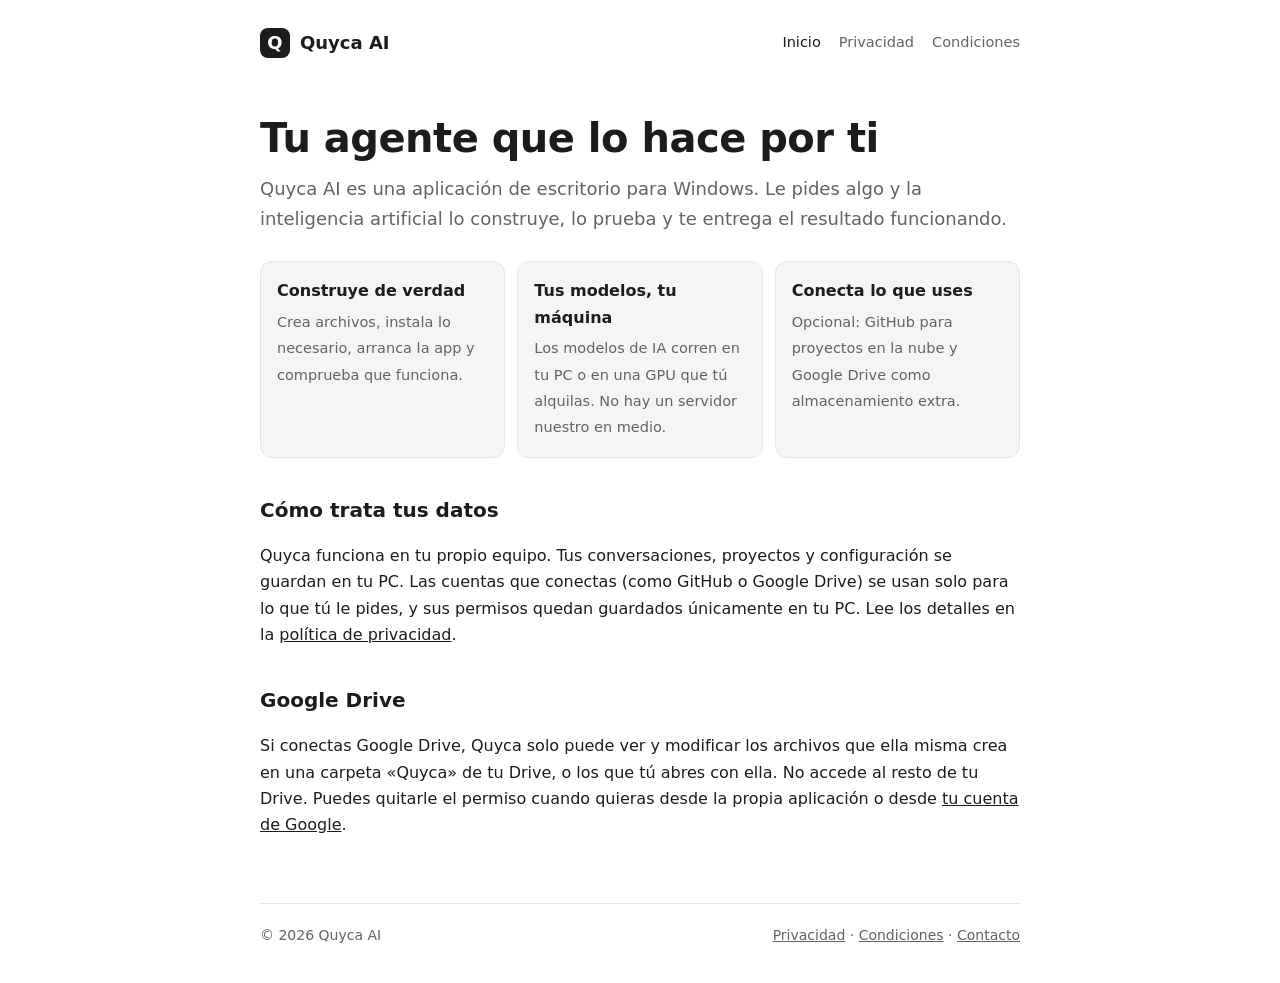
<file: index.html>
<!doctype html>
<html lang="es">
<head>
    <meta charset="utf-8">
    <meta name="viewport" content="width=device-width, initial-scale=1">
    <title>Quyca AI — tu agente que lo hace por ti</title>
    <meta name="description" content="Quyca AI es una aplicación de escritorio: un agente de inteligencia artificial que construye y entrega aplicaciones funcionando, usando modelos que corren en tu propio PC o en una GPU que tú alquilas.">
    <link rel="stylesheet" href="estilo.css">
</head>
<body>
<header>
    <a class="marca" href="./"><span class="logo">Q</span> Quyca AI</a>
    <nav aria-label="Secciones">
        <a href="./" aria-current="page">Inicio</a>
        <a href="privacidad.html">Privacidad</a>
        <a href="terminos.html">Condiciones</a>
    </nav>
</header>
<main>
    <h1>Tu agente que lo hace por ti</h1>
    <p class="sub">Quyca AI es una aplicación de escritorio para Windows. Le pides algo y la inteligencia artificial lo construye, lo prueba y te entrega el resultado funcionando.</p>

    <div class="tarjetas">
        <div class="tarjeta"><b>Construye de verdad</b><span>Crea archivos, instala lo necesario, arranca la app y comprueba que funciona.</span></div>
        <div class="tarjeta"><b>Tus modelos, tu máquina</b><span>Los modelos de IA corren en tu PC o en una GPU que tú alquilas. No hay un servidor nuestro en medio.</span></div>
        <div class="tarjeta"><b>Conecta lo que uses</b><span>Opcional: GitHub para proyectos en la nube y Google Drive como almacenamiento extra.</span></div>
    </div>

    <h2>Cómo trata tus datos</h2>
    <p>Quyca funciona en tu propio equipo. Tus conversaciones, proyectos y configuración se guardan en tu PC. Las cuentas que conectas (como GitHub o Google Drive) se usan solo para lo que tú le pides, y sus permisos quedan guardados únicamente en tu PC. Lee los detalles en la <a href="privacidad.html">política de privacidad</a>.</p>

    <h2>Google Drive</h2>
    <p>Si conectas Google Drive, Quyca solo puede ver y modificar los archivos que ella misma crea en una carpeta «Quyca» de tu Drive, o los que tú abres con ella. No accede al resto de tu Drive. Puedes quitarle el permiso cuando quieras desde la propia aplicación o desde <a href="https://myaccount.google.com/permissions" rel="noopener">tu cuenta de Google</a>.</p>
</main>
<footer>
    <span>© 2026 Quyca AI</span>
    <span><a href="privacidad.html">Privacidad</a> · <a href="terminos.html">Condiciones</a> · <a href="https://github.com/alertacolombiaco-ctrl/alertacolombiaco-ctrl.github.io/issues" rel="noopener">Contacto</a></span>
</footer>
</body>
</html>
</file>
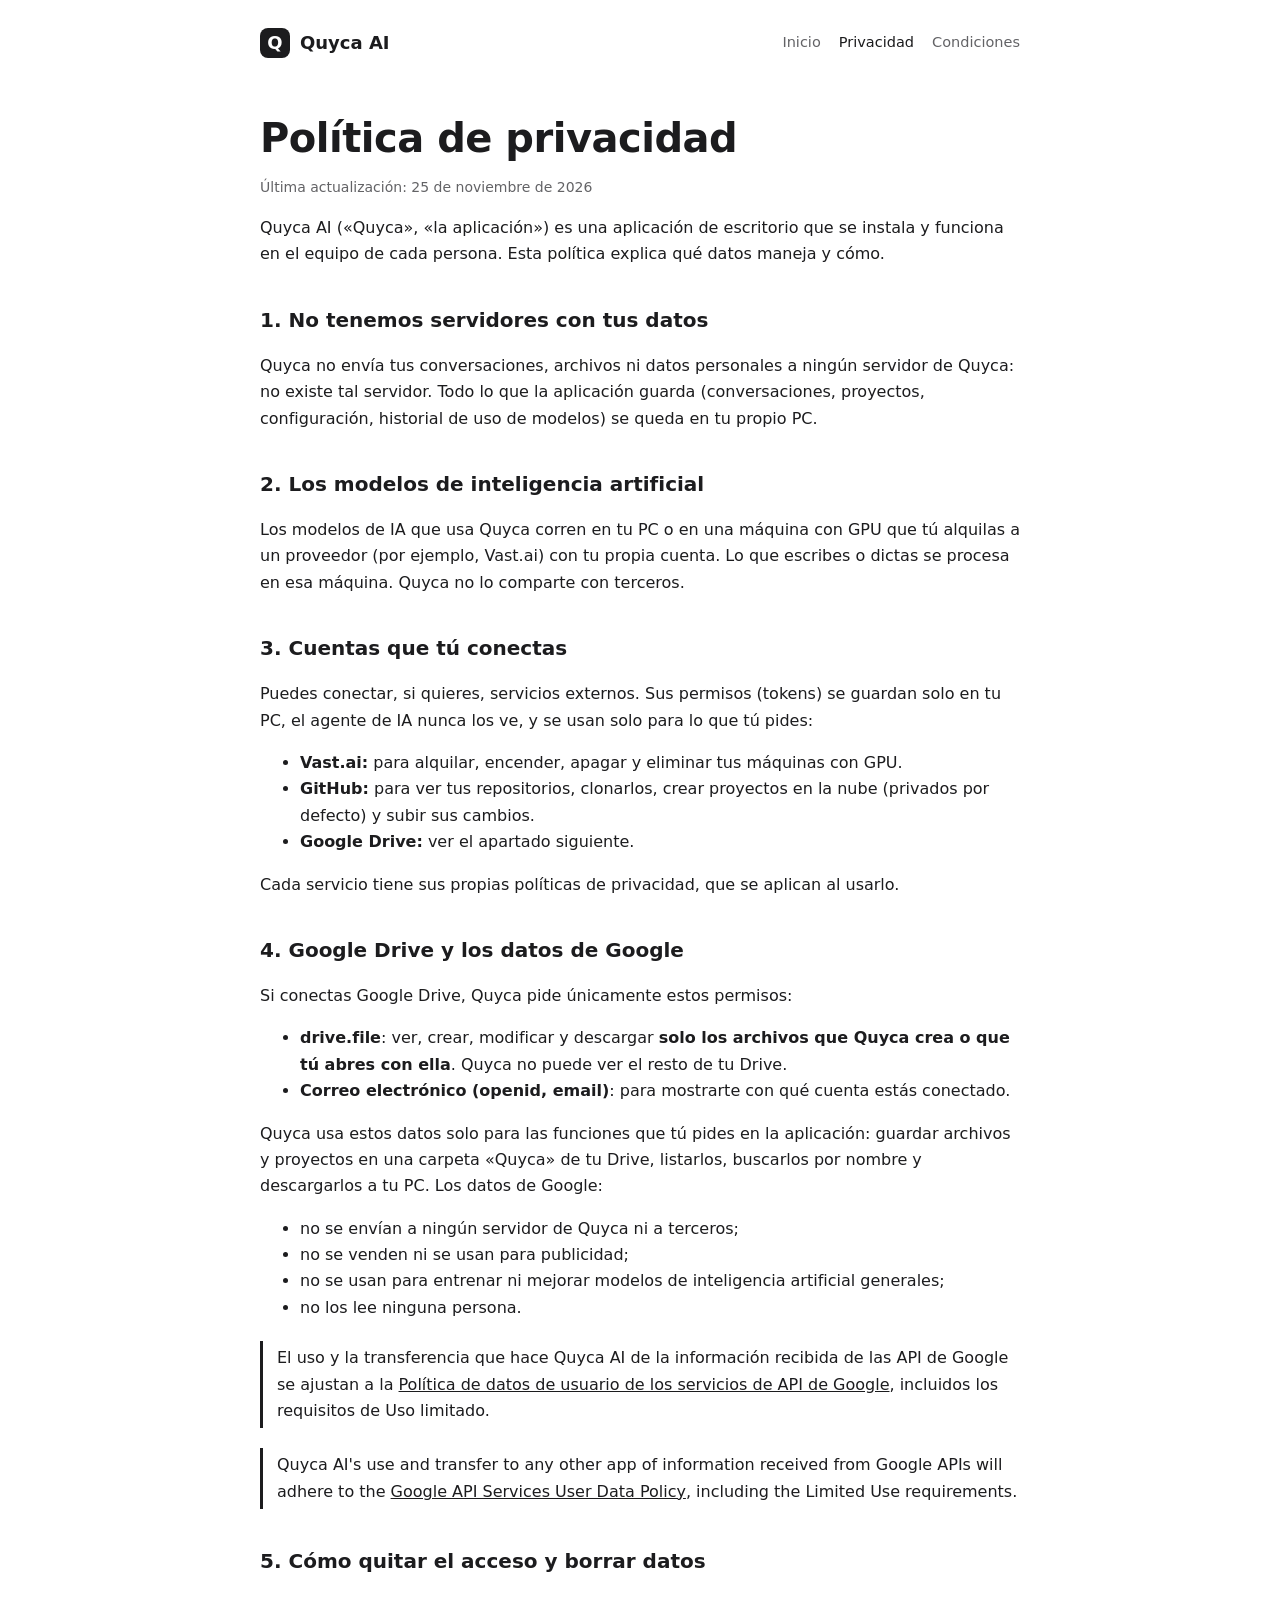
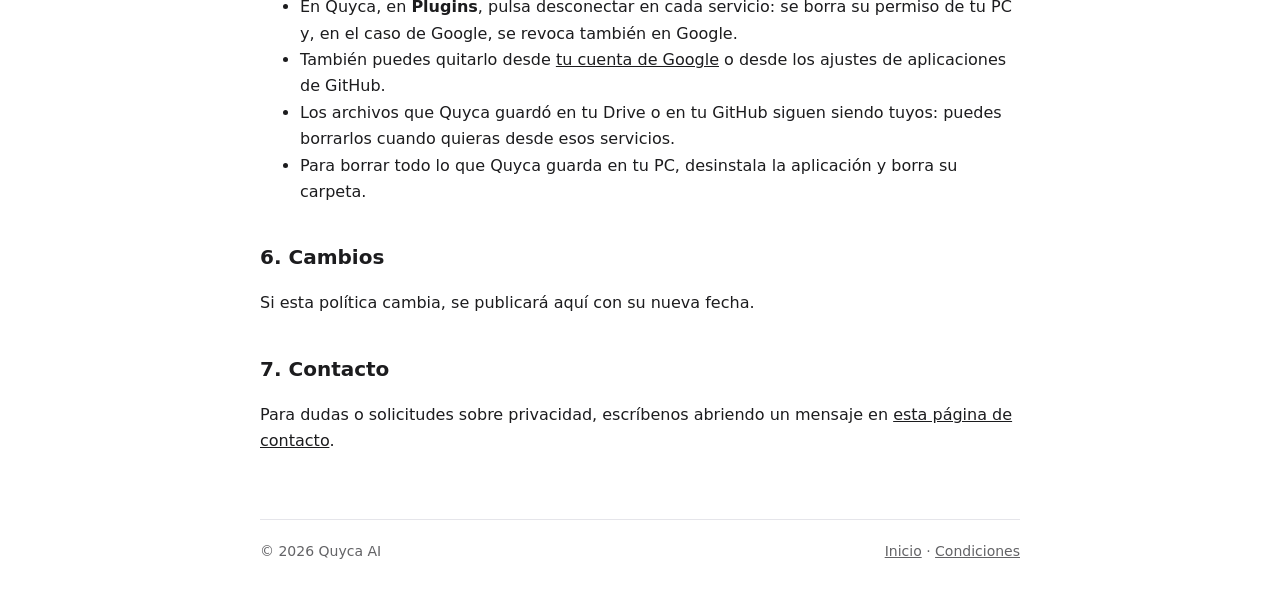
<file: privacidad.html>
<!doctype html>
<html lang="es">
<head>
    <meta charset="utf-8">
    <meta name="viewport" content="width=device-width, initial-scale=1">
    <title>Política de privacidad — Quyca AI</title>
    <link rel="stylesheet" href="estilo.css">
</head>
<body>
<header>
    <a class="marca" href="./"><span class="logo">Q</span> Quyca AI</a>
    <nav aria-label="Secciones">
        <a href="./">Inicio</a>
        <a href="privacidad.html" aria-current="page">Privacidad</a>
        <a href="terminos.html">Condiciones</a>
    </nav>
</header>
<main>
    <h1>Política de privacidad</h1>
    <p class="fecha">Última actualización: 25 de noviembre de 2026</p>

    <p>Quyca AI («Quyca», «la aplicación») es una aplicación de escritorio que se instala y funciona en el equipo de cada persona. Esta política explica qué datos maneja y cómo.</p>

    <h2>1. No tenemos servidores con tus datos</h2>
    <p>Quyca no envía tus conversaciones, archivos ni datos personales a ningún servidor de Quyca: no existe tal servidor. Todo lo que la aplicación guarda (conversaciones, proyectos, configuración, historial de uso de modelos) se queda en tu propio PC.</p>

    <h2>2. Los modelos de inteligencia artificial</h2>
    <p>Los modelos de IA que usa Quyca corren en tu PC o en una máquina con GPU que tú alquilas a un proveedor (por ejemplo, Vast.ai) con tu propia cuenta. Lo que escribes o dictas se procesa en esa máquina. Quyca no lo comparte con terceros.</p>

    <h2>3. Cuentas que tú conectas</h2>
    <p>Puedes conectar, si quieres, servicios externos. Sus permisos (tokens) se guardan solo en tu PC, el agente de IA nunca los ve, y se usan solo para lo que tú pides:</p>
    <ul>
        <li><b>Vast.ai:</b> para alquilar, encender, apagar y eliminar tus máquinas con GPU.</li>
        <li><b>GitHub:</b> para ver tus repositorios, clonarlos, crear proyectos en la nube (privados por defecto) y subir sus cambios.</li>
        <li><b>Google Drive:</b> ver el apartado siguiente.</li>
    </ul>
    <p>Cada servicio tiene sus propias políticas de privacidad, que se aplican al usarlo.</p>

    <h2>4. Google Drive y los datos de Google</h2>
    <p>Si conectas Google Drive, Quyca pide únicamente estos permisos:</p>
    <ul>
        <li><b>drive.file</b>: ver, crear, modificar y descargar <b>solo los archivos que Quyca crea o que tú abres con ella</b>. Quyca no puede ver el resto de tu Drive.</li>
        <li><b>Correo electrónico (openid, email)</b>: para mostrarte con qué cuenta estás conectado.</li>
    </ul>
    <p>Quyca usa estos datos solo para las funciones que tú pides en la aplicación: guardar archivos y proyectos en una carpeta «Quyca» de tu Drive, listarlos, buscarlos por nombre y descargarlos a tu PC. Los datos de Google:</p>
    <ul>
        <li>no se envían a ningún servidor de Quyca ni a terceros;</li>
        <li>no se venden ni se usan para publicidad;</li>
        <li>no se usan para entrenar ni mejorar modelos de inteligencia artificial generales;</li>
        <li>no los lee ninguna persona.</li>
    </ul>
    <p class="nota">El uso y la transferencia que hace Quyca AI de la información recibida de las API de Google se ajustan a la <a href="https://developers.google.com/terms/api-services-user-data-policy" rel="noopener">Política de datos de usuario de los servicios de API de Google</a>, incluidos los requisitos de Uso limitado.</p>
    <p class="nota" lang="en">Quyca AI's use and transfer to any other app of information received from Google APIs will adhere to the <a href="https://developers.google.com/terms/api-services-user-data-policy" rel="noopener">Google API Services User Data Policy</a>, including the Limited Use requirements.</p>

    <h2>5. Cómo quitar el acceso y borrar datos</h2>
    <ul>
        <li>En Quyca, en <b>Plugins</b>, pulsa desconectar en cada servicio: se borra su permiso de tu PC y, en el caso de Google, se revoca también en Google.</li>
        <li>También puedes quitarlo desde <a href="https://myaccount.google.com/permissions" rel="noopener">tu cuenta de Google</a> o desde los ajustes de aplicaciones de GitHub.</li>
        <li>Los archivos que Quyca guardó en tu Drive o en tu GitHub siguen siendo tuyos: puedes borrarlos cuando quieras desde esos servicios.</li>
        <li>Para borrar todo lo que Quyca guarda en tu PC, desinstala la aplicación y borra su carpeta.</li>
    </ul>

    <h2>6. Cambios</h2>
    <p>Si esta política cambia, se publicará aquí con su nueva fecha.</p>

    <h2>7. Contacto</h2>
    <p>Para dudas o solicitudes sobre privacidad, escríbenos abriendo un mensaje en <a href="https://github.com/alertacolombiaco-ctrl/alertacolombiaco-ctrl.github.io/issues" rel="noopener">esta página de contacto</a>.</p>
</main>
<footer>
    <span>© 2026 Quyca AI</span>
    <span><a href="./">Inicio</a> · <a href="terminos.html">Condiciones</a></span>
</footer>
</body>
</html>
</file>
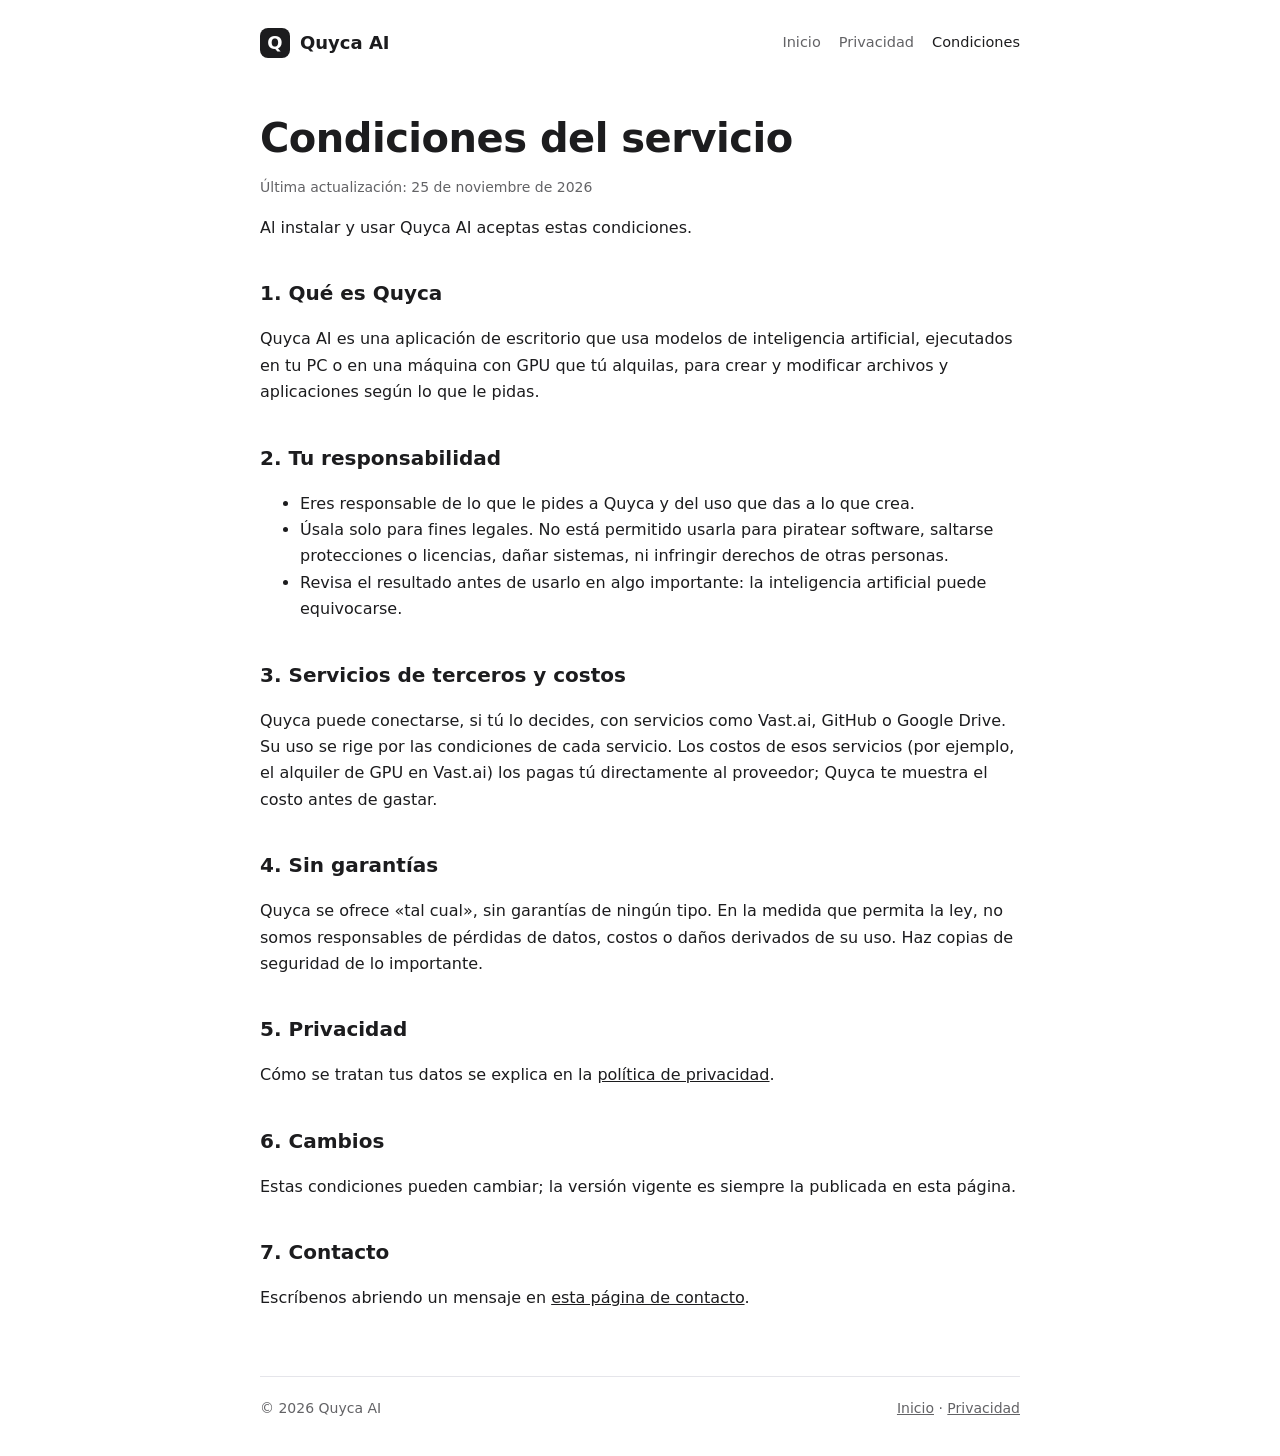
<file: terminos.html>
<!doctype html>
<html lang="es">
<head>
    <meta charset="utf-8">
    <meta name="viewport" content="width=device-width, initial-scale=1">
    <title>Condiciones del servicio — Quyca AI</title>
    <link rel="stylesheet" href="estilo.css">
</head>
<body>
<header>
    <a class="marca" href="./"><span class="logo">Q</span> Quyca AI</a>
    <nav aria-label="Secciones">
        <a href="./">Inicio</a>
        <a href="privacidad.html">Privacidad</a>
        <a href="terminos.html" aria-current="page">Condiciones</a>
    </nav>
</header>
<main>
    <h1>Condiciones del servicio</h1>
    <p class="fecha">Última actualización: 25 de noviembre de 2026</p>

    <p>Al instalar y usar Quyca AI aceptas estas condiciones.</p>

    <h2>1. Qué es Quyca</h2>
    <p>Quyca AI es una aplicación de escritorio que usa modelos de inteligencia artificial, ejecutados en tu PC o en una máquina con GPU que tú alquilas, para crear y modificar archivos y aplicaciones según lo que le pidas.</p>

    <h2>2. Tu responsabilidad</h2>
    <ul>
        <li>Eres responsable de lo que le pides a Quyca y del uso que das a lo que crea.</li>
        <li>Úsala solo para fines legales. No está permitido usarla para piratear software, saltarse protecciones o licencias, dañar sistemas, ni infringir derechos de otras personas.</li>
        <li>Revisa el resultado antes de usarlo en algo importante: la inteligencia artificial puede equivocarse.</li>
    </ul>

    <h2>3. Servicios de terceros y costos</h2>
    <p>Quyca puede conectarse, si tú lo decides, con servicios como Vast.ai, GitHub o Google Drive. Su uso se rige por las condiciones de cada servicio. Los costos de esos servicios (por ejemplo, el alquiler de GPU en Vast.ai) los pagas tú directamente al proveedor; Quyca te muestra el costo antes de gastar.</p>

    <h2>4. Sin garantías</h2>
    <p>Quyca se ofrece «tal cual», sin garantías de ningún tipo. En la medida que permita la ley, no somos responsables de pérdidas de datos, costos o daños derivados de su uso. Haz copias de seguridad de lo importante.</p>

    <h2>5. Privacidad</h2>
    <p>Cómo se tratan tus datos se explica en la <a href="privacidad.html">política de privacidad</a>.</p>

    <h2>6. Cambios</h2>
    <p>Estas condiciones pueden cambiar; la versión vigente es siempre la publicada en esta página.</p>

    <h2>7. Contacto</h2>
    <p>Escríbenos abriendo un mensaje en <a href="https://github.com/alertacolombiaco-ctrl/alertacolombiaco-ctrl.github.io/issues" rel="noopener">esta página de contacto</a>.</p>
</main>
<footer>
    <span>© 2026 Quyca AI</span>
    <span><a href="./">Inicio</a> · <a href="privacidad.html">Privacidad</a></span>
</footer>
</body>
</html>
</file>
<file: estilo.css>
:root { color-scheme: light dark; --bg: #ffffff; --fg: #1c1c1e; --muted: #636366; --line: #e5e5ea; --soft: #f5f5f7; }
@media (prefers-color-scheme: dark) { :root { --bg: #161719; --fg: #f2f2f7; --muted: #a1a1a6; --line: #2c2d33; --soft: #1e1f23; } }
* { box-sizing: border-box; }
body { margin: 0; background: var(--bg); color: var(--fg); font-family: system-ui, -apple-system, "Segoe UI", sans-serif;
       font-size: 16px; line-height: 1.65; -webkit-font-smoothing: antialiased; }
header, main, footer { width: min(760px, calc(100% - 40px)); margin: 0 auto; }
header { display: flex; align-items: center; justify-content: space-between; gap: 16px; flex-wrap: wrap; padding: 28px 0 8px; }
.marca { display: flex; align-items: center; gap: 10px; font-weight: 700; font-size: 18px; color: var(--fg); text-decoration: none; }
.logo { width: 30px; height: 30px; border-radius: 8px; background: var(--fg); color: var(--bg); display: grid; place-items: center; font-weight: 800; }
nav { display: flex; gap: 18px; flex-wrap: wrap; font-size: 14.5px; }
nav a { color: var(--muted); text-decoration: none; }
nav a:hover, nav a[aria-current="page"] { color: var(--fg); }
main { padding: 24px 0 48px; }
h1 { font-size: clamp(28px, 5vw, 40px); line-height: 1.2; margin: 24px 0 12px; letter-spacing: -0.5px; }
h2 { font-size: 20px; margin: 36px 0 8px; }
p, li { color: var(--fg); }
.sub { color: var(--muted); font-size: 18px; margin-top: 0; }
.fecha { color: var(--muted); font-size: 14px; }
.tarjetas { display: grid; grid-template-columns: repeat(auto-fit, minmax(210px, 1fr)); gap: 12px; margin: 28px 0; }
.tarjeta { border: 1px solid var(--line); border-radius: 12px; padding: 16px; background: var(--soft); }
.tarjeta b { display: block; margin-bottom: 4px; }
.tarjeta span { color: var(--muted); font-size: 14.5px; }
a { color: var(--fg); }
.nota { border-left: 3px solid var(--fg); padding: 4px 0 4px 14px; margin: 20px 0; }
footer { border-top: 1px solid var(--line); padding: 20px 0 36px; color: var(--muted); font-size: 14px; display: flex; gap: 16px; flex-wrap: wrap; justify-content: space-between; }
footer a { color: var(--muted); }
</file>
